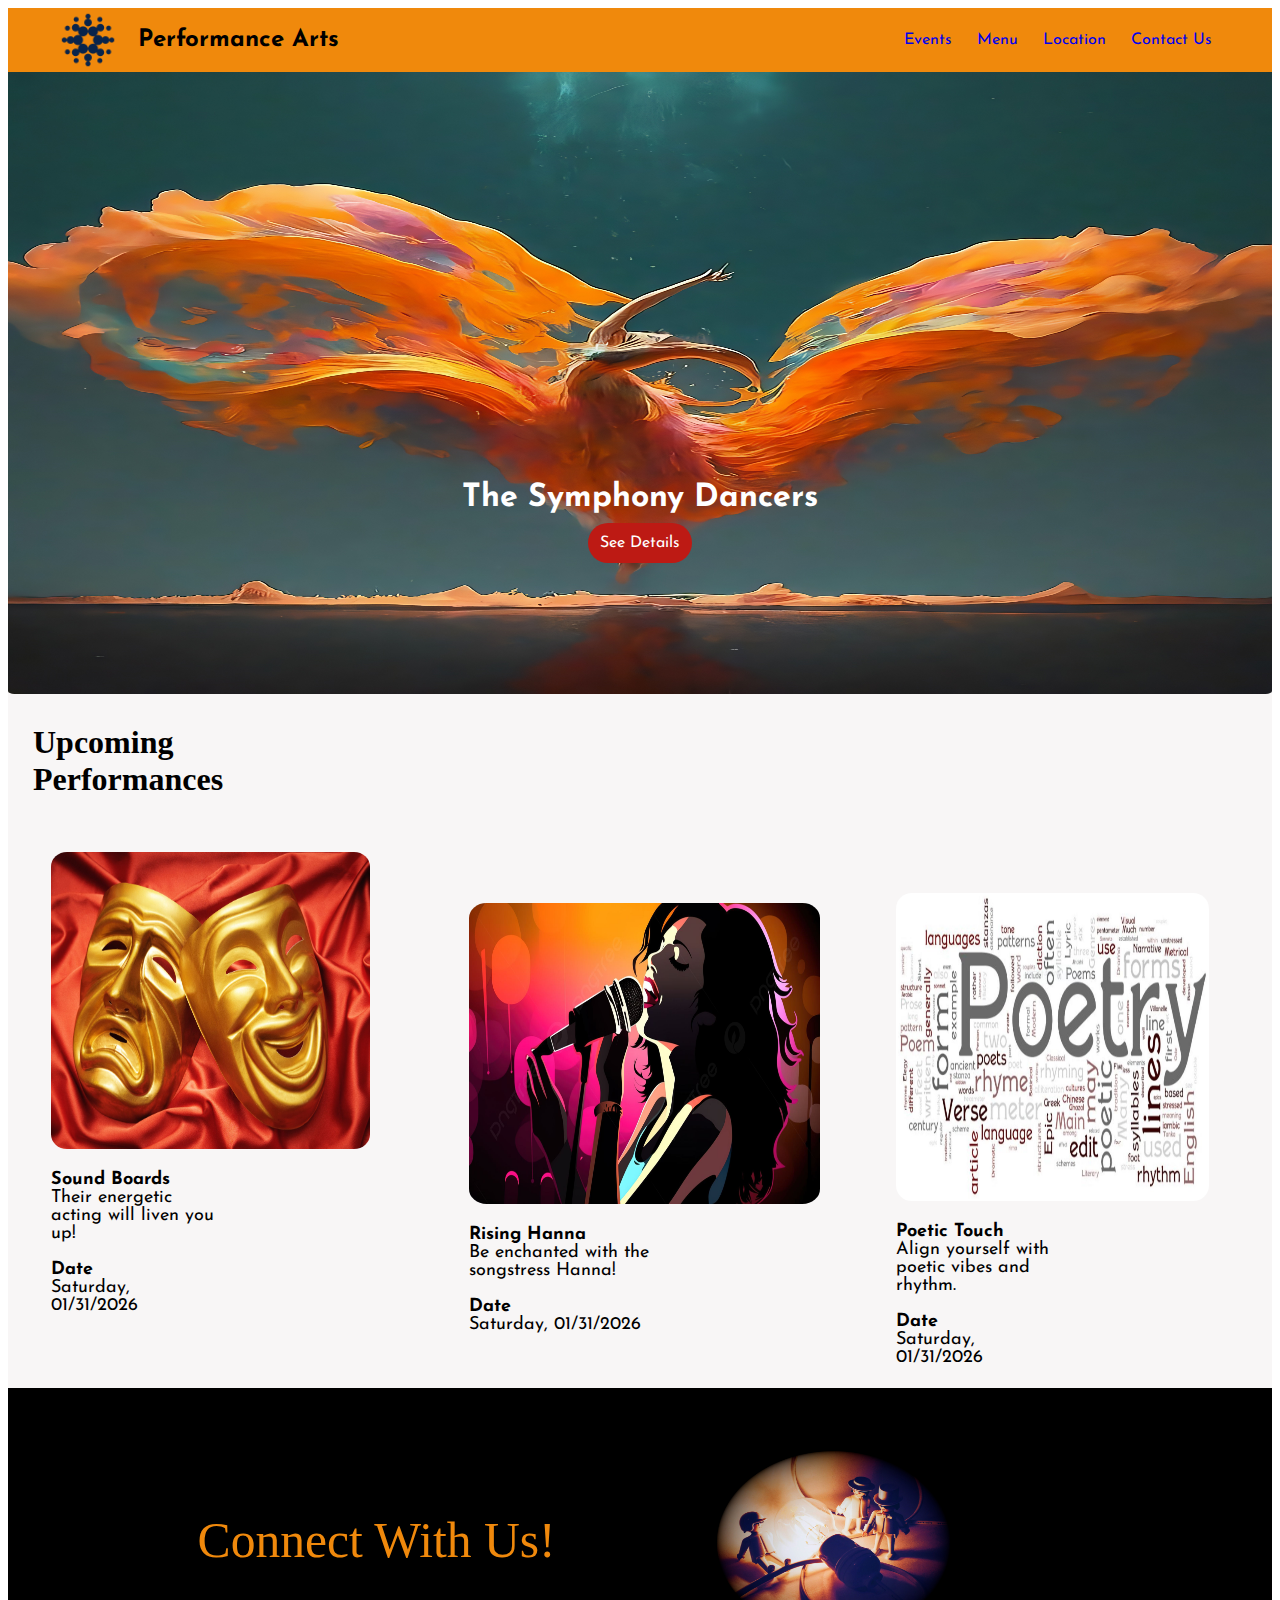
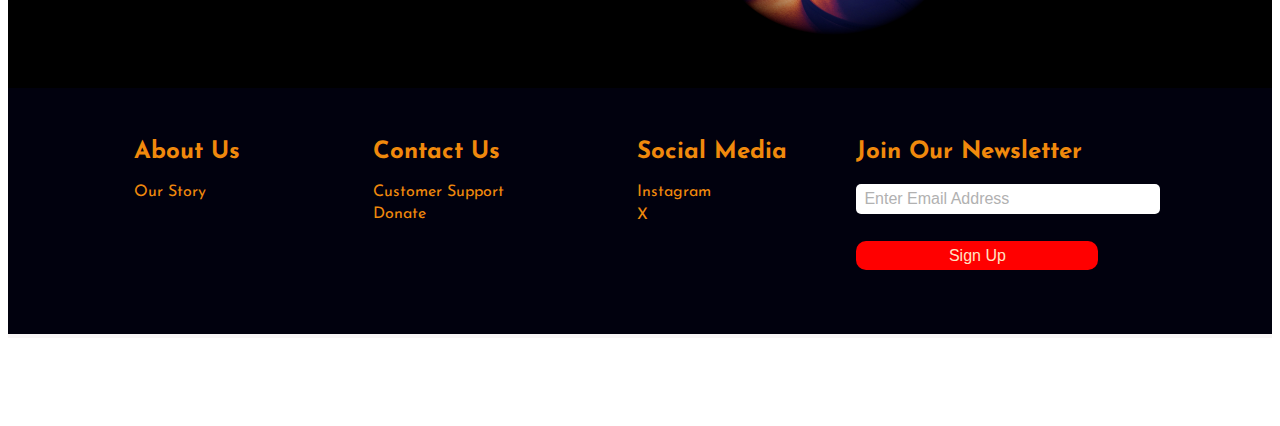
<file: index.html>
<!DOCTYPE html>
<html lang="en">

<head>
  <meta charset="UTF-8">
  <meta name="viewport" content="width=device-width, initial-scale=1.0">
  <title>Performance Arts</title>
  <link rel="stylesheet" href="style.css">
</head>

<body>

  <div class="container">
    <div class="header">
      <!-- <img src="images/logo.png" class="logo"> <h2>Performand Arts</h2> -->

      <nav>
        <img src="images/logo.png" class="logo">
        <h2>Performance Arts</h2>
        <ul class="nav-links">
          <li><a href="events.html">Events</a></li>
          <li><a href="menu.html">Menu</a></li>
          <li><a href="location.html">Location</a></li>
          <li><a href="#connect">Contact Us</a></li>
        </ul>
      </nav>
      <div class="form-class">
        <img src="images/form.jpg" class="form">
      </div>
      <div class="form-button">
        <h1>The Symphony Dancers</h1>
        <a href="events.html" class="deet-button">See Details</a>
      </div>
    </div>

    <div class="upcoming1">
      <h1>Upcoming Performances</h1>
      <img src="images/masks.JPG" class="mask_image">
      <p class="upcoming-p"><strong> Sound Boards</strong><br>Their energetic acting will liven you up!
        <br><br><strong>Date</strong><br>Saturday, 01/31/2026
      </p>

    </div>
    <div class="upcoming2">
      <img src="images/singing.JPG" class="singing_image">
      <p class="upcoming-p"><strong>Rising Hanna</strong><br>Be enchanted with the songstress Hanna!
        <br><br><strong>Date</strong><br>Saturday, 01/31/2026
      </p>
    </div>
    <div class="upcoming3">
      <img src="images/poetry.JPG" class="poetry_image">
      <p class="upcoming-p"><strong>Poetic Touch</strong><br>Align yourself with poetic vibes and rhythm.
        <br><br><strong>Date</strong><br>Saturday, 01/31/2026
      </p>
    </div>


    <div class="footer">
      <div class="connect">
        <img src="images/connect-image.jpg" class="connect-img" id="connect">
        <p>Connect With Us!</p>

      </div>
      <div class="footer-links">
        <div class="footer-1">
          <h2>About Us</h2>
          <a href="#">Our Story</a>
        </div>
        <div class="footer-2">
          <h2>Contact Us</h2>
          <a href="#">Customer Support</a>
          <a href="#">Donate</a>
        </div>
        <div class="footer-3">
          <h2>Social Media</h2>
          <a href="#">Instagram</a>
          <a href="#">X</a>
        </div>
        <div class="news-letter-form">
          <h2>Join Our Newsletter</h2>
          <input type="email" placeholder="Enter Email Address" class="news-letter-email">
          <input type="submit" value="Sign Up" class="sign-up-btn">

        </div>

      </div>
    </div>
  </div>

</body>

</html>
</file>
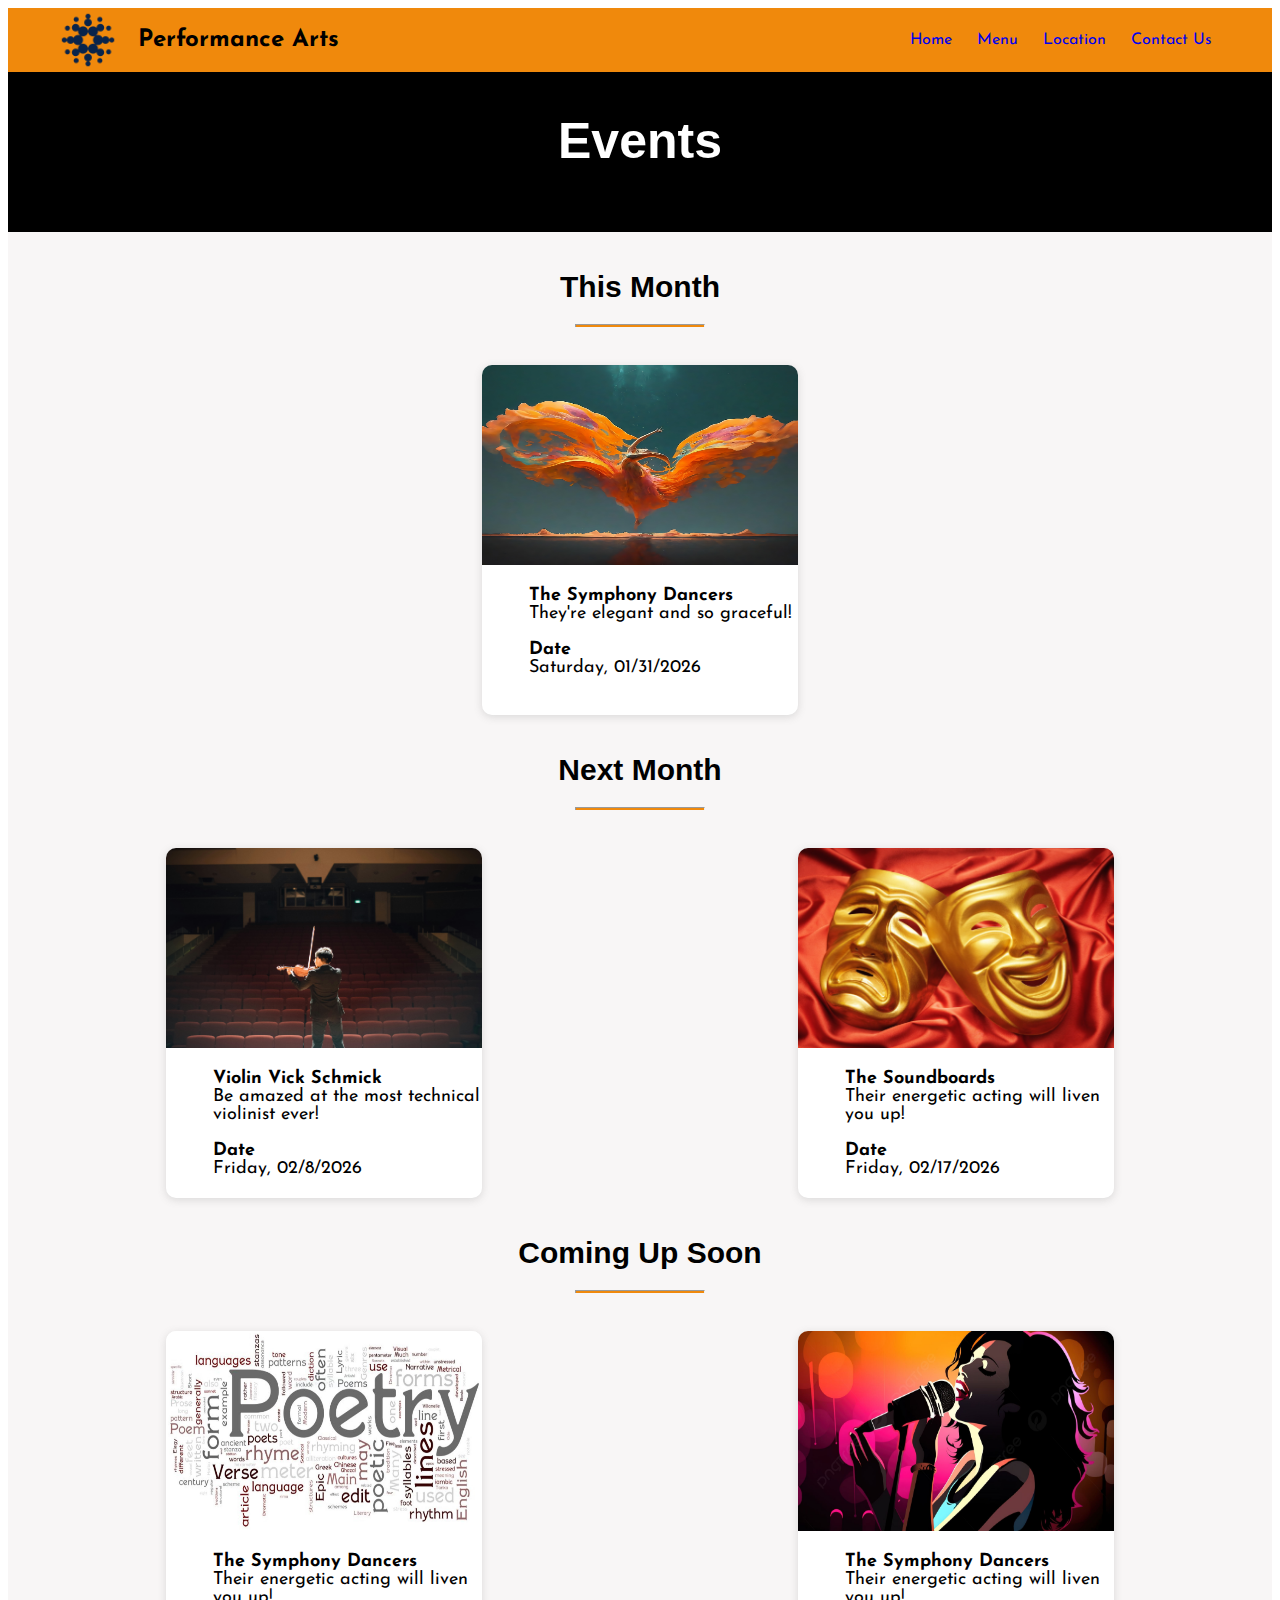
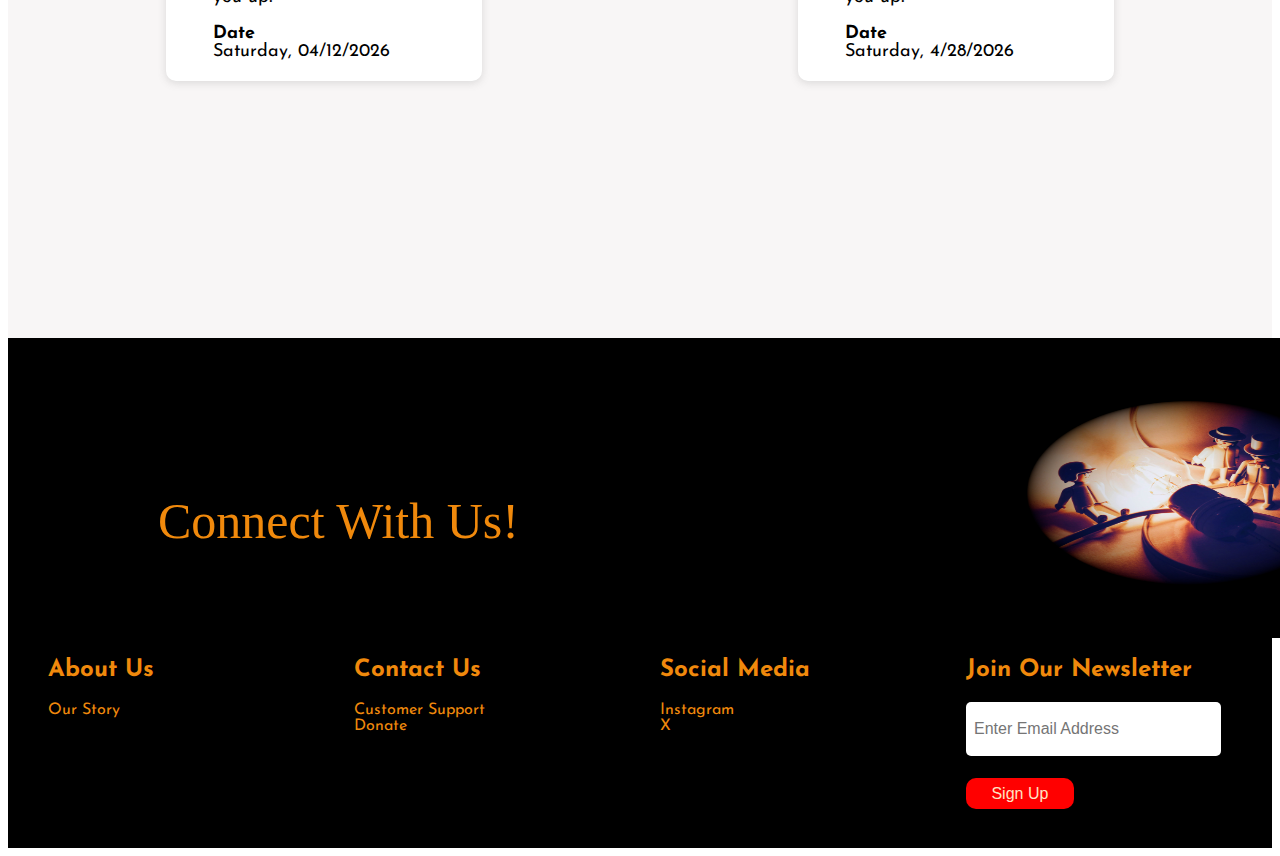
<file: events.html>
<!DOCTYPE html>
<html lang="en">
<head>
    <meta charset="UTF-8">
    <meta name="viewport" content="width=device-width, initial-scale=1.0">
    <title>Performance Events</title>
  <link rel="stylesheet" href="style.css">
</head>
<body>
    <div class="container">
        <div class="header">
            <nav>
                <img src="images/logo.png" class="logo"> <h2>Performance Arts</h2>
                <ul class="nav-links">
                    <li><a href="index.html">Home</a></li>
                    <li><a href="menu.html">Menu</a></li>
                    <li><a href="location.html">Location</a></li>
                    <li><a href="#event-footer-connect">Contact Us</a></li>
                </ul>
            </nav>
              <div class="event-block">
                <h1>Events</h1>
              </div>
              <div class="event-month">
                <h1>This Month</h1>
                <hr width="10%" size="1">
              </div>
              <div class="event-calendar">
                    
                    <div class="event-img-box">
                        <img src="images/form.jpg" class="form_image">
                        <p class="upcoming-p"><strong> The Symphony Dancers</strong><br>They're elegant and so graceful!
                          <br><br><strong>Date</strong><br>Saturday, 01/31/2026</p>
                    </div>
                </div>
                <div class="event-month">
                    <h1>Next Month</h1>
                    <hr width="10%" size="1">
                  </div>
                <div class="event-calendar">
                    
                    <div class="event-img-box">
                        <img src="images/violin.jpg" class="form_image">
                        <p class="upcoming-p"><strong>Violin Vick Schmick</strong><br>Be amazed at the most technical violinist ever!
                          <br><br><strong>Date</strong><br>Friday, 02/8/2026</p>
                    </div>
                    <div class="event-img-box">
                        <img src="images/masks.JPG" class="form_image">
                        <p class="upcoming-p"><strong>The Soundboards</strong><br>Their energetic acting will liven you up!
                          <br><br><strong>Date</strong><br>Friday, 02/17/2026</p>
                    </div>
                </div>
                <div class="event-month">
                    <h1>Coming Up Soon</h1>
                    <hr width="10%" size="1">
                </div>
                <div class="event-calendar">
                    
                    <div class="event-img-box">
                        <img src="images/poetry.JPG" class="form_image">
                        <p class="upcoming-p"><strong> The Symphony Dancers</strong><br>Their energetic acting will liven you up!
                          <br><br><strong>Date</strong><br>Saturday, 04/12/2026</p>
                    </div>
                    <div class="event-img-box">
                        <img src="images/singing.JPG" class="form_image">
                        <p class="upcoming-p"><strong> The Symphony Dancers</strong><br>Their energetic acting will liven you up!
                          <br><br><strong>Date</strong><br>Saturday, 4/28/2026</p>
                    </div>
                </div>

            </div>
        </div>
            <div class="event-footer-connect" id="event-footer-connect">
                <div class="event-connect">
                  <img src="images/connect-image.jpg" class="connect-img" id="connect">
                  <p>Connect With Us!</p>
                </div>
            </div>

            <div class="event-footer-links">
              <div class="event-link-1">
                <h2>About Us</h2>
                <a href="#">Our Story</a>
              </div>
              <div class="event-link-2">
                <h2>Contact Us</h2>
                <a href="#">Customer Support</a>
                <a href="#">Donate</a>
              </div>
              <div class="event-link-3">
                <h2>Social Media</h2>
                <a href="#">Instagram</a>
                <a href="#">X</a>
              </div>
              <div class="event-link-4">
                <h2>Join Our Newsletter</h2>
                <input type="email" placeholder="Enter Email Address" class="event-news-letter-email">
                <input type="submit" value="Sign Up" class="event-sign-up-btn">
              </div>
      
            </div>
        </div>
        
    </div>
    
</body>
</html>
</file>
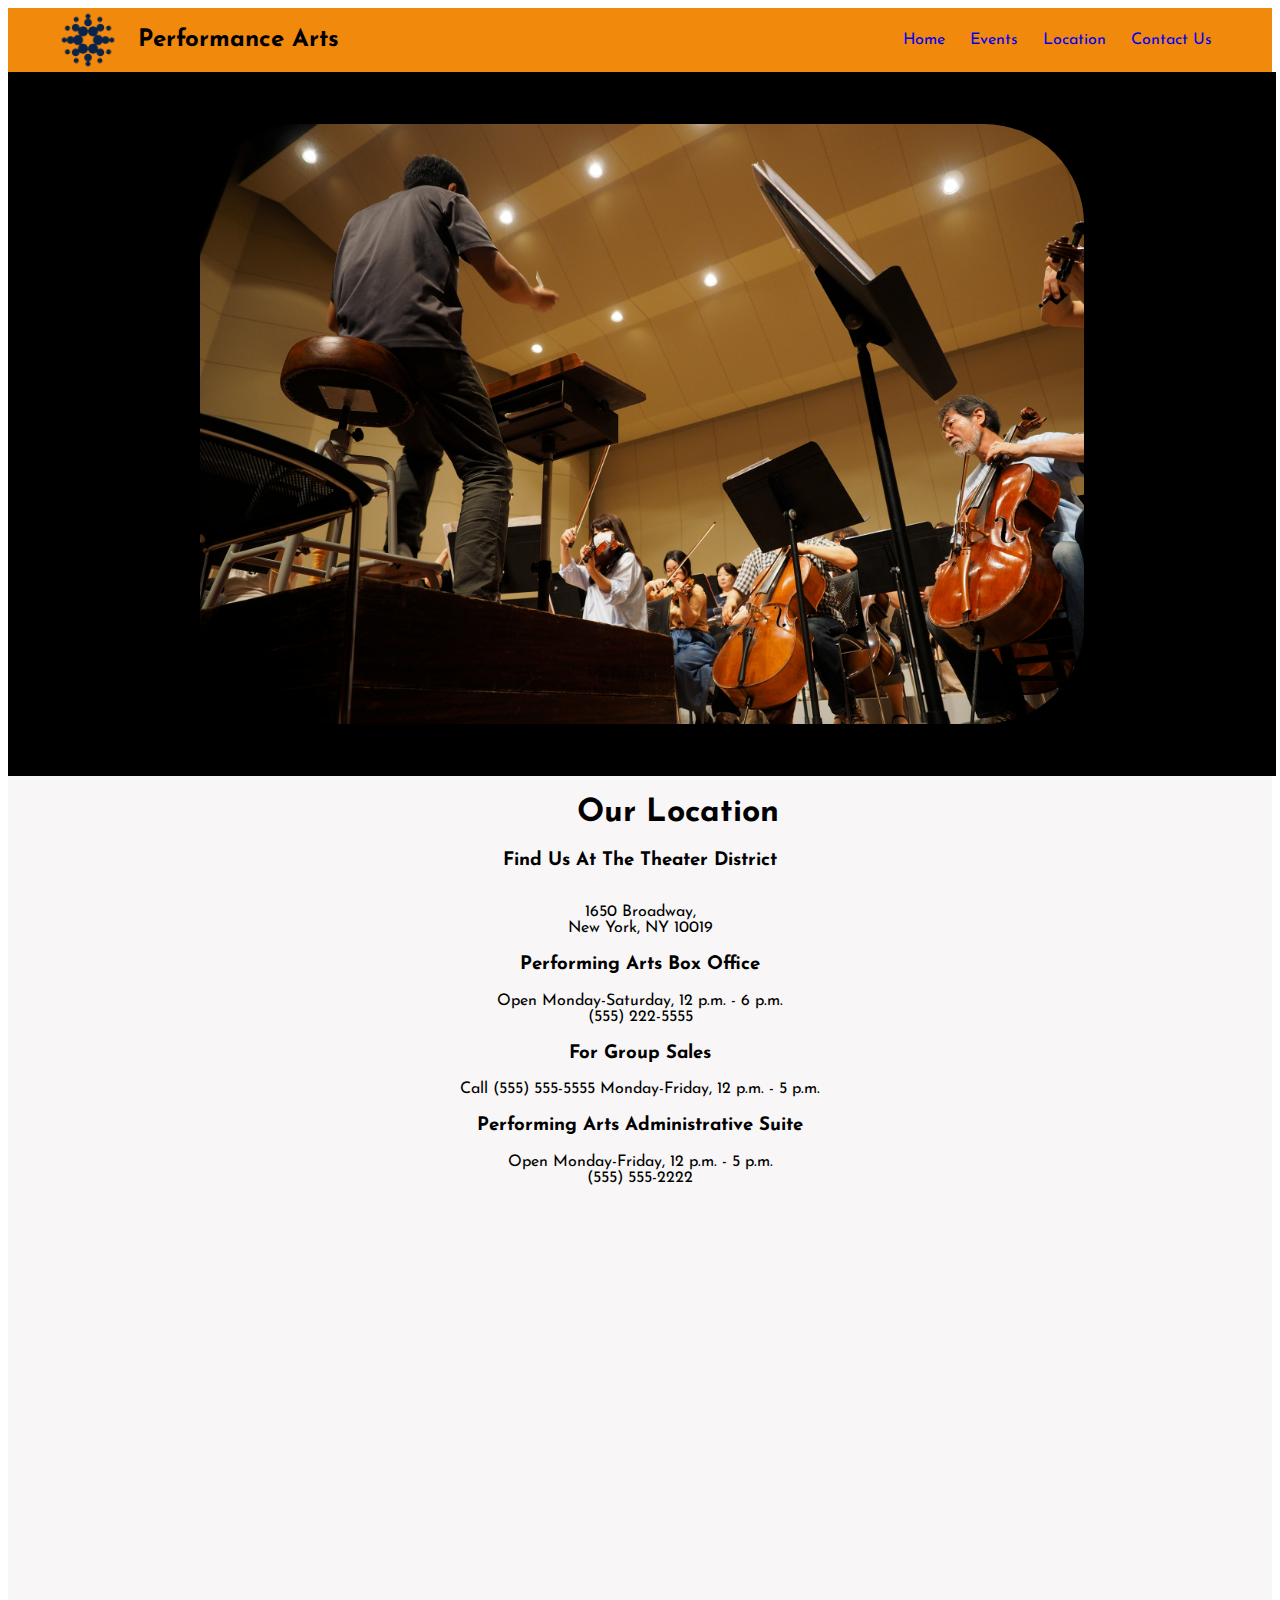
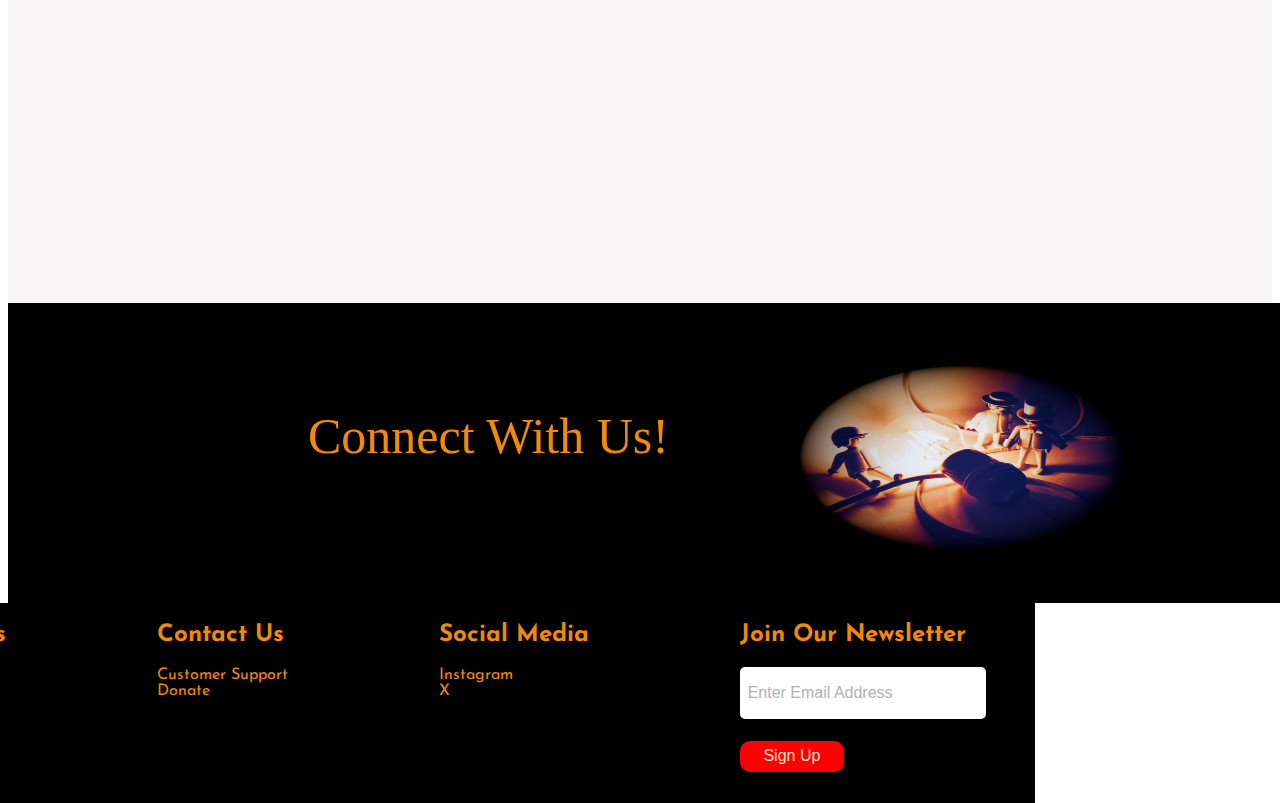
<file: location.html>
<!DOCTYPE html>
<html lang="en">
    <head>
        <meta charset="UTF-8">
        <meta name="viewport" content="width=device-width, initial-scale=1.0">
        <title>Location</title>
        <link rel="stylesheet" href="style.css">
    </head>
    <body>
        <div class="container">
            <div class="header">
                <nav>
                    <img src="images/logo.png" class="logo"> <h2>Performance Arts</h2>
                    <ul class="nav-links">
                        <li><a href="index.html">Home</a></li>
                        <li><a href="events.html">Events</a></li>
                        <li><a href="location.html">Location</a></li>
                        <li><a href="#connect">Contact Us</a></li>
                    </ul>
                </nav>
                <div class="orchestra-div">
                    <img src="images/orchestra.jpg" class="orchestra-img" alt="An orchestra image">
                </div>
                <div class="location-word-div">
                    <h1>Our Location</h1>
                </div>
                <div class="main-map-div"> 
                    <div class="map-desc">
                        <h3>Find Us At The Theater District</h3><br>
                        1650 Broadway,<br>
                        New York, NY 10019
                        <h3>Performing Arts Box Office</h3>

                        Open Monday-Saturday, 12 p.m. - 6 p.m.<br>
                        (555) 222-5555
                        <h3>For Group Sales</h3>
                        Call (555) 555-5555
                        Monday-Friday, 12 p.m. - 5 p.m.<br>
                        <h3>Performing Arts Administrative Suite</h3>

                        Open Monday-Friday, 12 p.m. - 5 p.m.<br>
                        (555) 555-2222
                    </div>
                    <div class="map-div"> 
                        
                        <iframe src="https://www.google.com/maps/embed?pb=!1m18!1m12!1m3!1d6044.022685288361!2d-73.98809751213483!3d40.76177525835712!2m3!1f0!2f0!3f0!3m2!1i1024!2i768!4f13.1!3m3!1m2!1s0x89c25856265dceff%3A0xa87641fa09aa522a!2sTheater%20District!5e0!3m2!1sen!2sus!4v1737700185437!5m2!1sen!2sus" width="600" height="450" style="border:0;" allowfullscreen="" loading="lazy" referrerpolicy="no-referrer-when-downgrade">
                        </iframe>
                    </div> 
                </div>
                
                
            </div>
            <div class="loc-footer-connect" id="event-footer-connect">
                <div class="loc-connect">
                  <img src="images/connect-image.jpg" class="connect-img" id="connect">
                  <p>Connect With Us!</p>
                </div>
            </div>
    
            <div class="loc-footer-links">
                  <div class="loc-link-1">
                    <h2>About Us</h2>
                    <a href="#">Our Story</a>
                  </div>
                  <div class="loc-link-2">
                    <h2>Contact Us</h2>
                    <a href="#">Customer Support</a>
                    <a href="#">Donate</a>
                  </div>
                  <div class="loc-link-3">
                    <h2>Social Media</h2>
                    <a href="#">Instagram</a>
                    <a href="#">X</a>
                  </div>
                  <div class="loc-link-4">
                    <h2>Join Our Newsletter</h2>
                    <input type="email" placeholder="Enter Email Address" class="loc-news-letter-email">
                    <input type="submit" value="Sign Up" class="loc-sign-up-btn">
                  </div>
          
                </div>
            </div>
        </div> 

        
    </body>
</html>
</file>
<file: style.css>
@import url('https://fonts.googleapis.com/css2?family=Josefin+Sans:ital,wght@0,100..700;1,100..700&display=swap');
@import url('https://fonts.googleapis.com/css2?family=Josefin+Sans:ital,wght@0,100..700;1,100..700&family=Permanent+Marker&display=swap');

.container{
    display: grid;
    grid-template-columns: 1fr 1fr 1fr;
    grid-template-rows: 670px 700px 550px;
    background-color: #f8f6f6;
    width: 100%;
    /* border: 2px solid black; */
    gap: 5px;
    /*margin-bottom: auto;This is used to center things.*/
}

.header{
    grid-column-start: 1;
    grid-column-end: 4; /*This should end before the last column. Same with rows*/
    grid-row-start: 1;
    grid-row-end: 2; 
    /* background-color: aqua; */
}   
nav{
    font-family: 'Josefin Sans';
    display: flex;
    align-items: center;
    justify-content: space-between;
    background-color: rgb(240, 137, 12);
  }
  .nav-links{
    display: inline-block;
    align-items: right;
    list-style: none;
    padding-right: 50px;
  }
  nav ul li a{
    text-decoration: none;
  }
  nav ul li{
    display: inline-block;
    list-style: none;
    margin: -5px 10px 
  }
  nav ul{
    flex: 1;
    text-align: right;
  }

  nav h2{
    padding-left: 20px;
  }
  .header h2{
    width: 25%;
    height: 25%;
  }
.header img{
    height: 25px;
    width: 25px;
}
.header .logo{
    width: 60px;
    height: 60px;
    display: flex;
    align-items: left;
    padding-left: 50px;
}
.form-button{
    font-family: 'Josefin Sans';
    text-align: center;
}
.form-button h1{
    color: #fff;
}
.deet-button,
.deet-button:visited{
    color: #fff;
    padding: 10px;
    background: rgb(189, 26, 20);
    border-radius: 20px;
    border: 2px solid transparent;
    box-sizing:content-box;
    transition: all .3s;
}
.deet-button:hover,
.deet-button:active{
  color: rgb(245, 241, 241);
  background: transparent;
  border: 2px solid red;
  box-shadow: 0px 0px 10px rgba(255,255,0,0.45);
}
.deet-button{
  text-decoration: none;
  width: 100px;
  height: 20px;
  text-align:center;
  font-size:medium;
}
.form-class{
    height: 58%;
    width: 100%;
}
.form-class .form{
    height: 160%;
    width: 100%;
    border-bottom-left-radius: 0.5%;
    border-bottom-right-radius: 0.5%;
}
.upcoming-p{
  font-family: 'Josefin Sans';
  font-size: large;
  margin-left: 15%;
}
.upcoming1 h1{
  margin-left: 25px;
  margin-bottom: 25%;
}
.upcoming1{
  height:50%;
  width: 51%;
}
.upcoming1 p{
  margin-left: 20%;
}
.mask_image{
  margin-left: 20%;
  height: 85%;
  width: 150%;
  border-radius: 5%;
  padding-bottom: 0%;
  transition:0.3s;
}
.mask_image:hover{
  height: 92%;
  width: 160%;
}
.upcoming2{
  height:100%;
  width: 60%;
}

.singing_image{
  margin-top: 200px;
  margin-left: 15%;
  height: 43%;
  width: 140%;
  border-radius: 5%;
  transition:0.3s;
}
.singing_image:hover{
  height: 48%;
  width: 145%;
}
.upcoming3{
  height:55%;
  width: 50%;
}
.upcoming3 p{
  margin-left: 20%;
}
.poetry_image{
  margin-top: 200px;
  margin-left: 20%;
  height: 80%;
  width: 150%;
  border-radius: 5%;
  transition:0.3s;
}
.poetry_image:hover{
  height: 90%;
  width: 160%;
}
.upcoming1 h1{
  font-family: 'Permanent Marker';
}

.connect{
  background-color: black;
  height: 300px;
  width: 100%;
  margin-top: -7%;
}

.connect p{
  font-family: 'Permanent Marker';
  color:rgb(240, 137, 12);
  font-size: 310%;
  margin-top: -180px;
  margin-left: 15%;
  transition: 0.3s;
}
.connect p:hover{
  font-size: 330%;
  color:bisque;
  
}
.connect-img{
  height: 100%;
  width: 20%;
  margin-left: 55%;
}

.footer-links{
  background-color: rgb(1, 1, 14);
  height: 150px;
  width: 100%;
  font-family: 'Josefin Sans';
  display: flex;
  justify-content: space-between;
  flex-wrap: wrap; 
  transition: 0.3s ease-out;
  padding: 2rem 0 4rem 0;
}
.footer .footer-1{
  color: rgb(240, 137, 12);
  margin-left: 10%;
  display: flex;
  flex-direction:column;
}
.footer .footer-1 a{
  color:rgb(240, 137, 12);
  text-decoration: none;

}
.footer .footer-2{
  color: rgb(240, 137, 12);
  margin-left: 5%;
  display: flex;
  flex-direction: column;
}
.footer .footer-3{
  color: rgb(240, 137, 12);
  margin-left: 5%;
  display: flex;
  flex-direction: column;
}
.footer-links a{
  color: rgb(240, 137, 12);
  padding-bottom: 5%;
  text-decoration: none;
}
.footer-links a:hover{
  color: bisque;
  transition: 0.3s;
}
.footer .news-letter-form{
  color: rgb(240, 137, 12);
  align-self: left;
  margin-right: 15%;
  display: flex;
  flex-direction: column;
}
.news-letter-form .sign-up-btn{
  color:bisque;
  background-color: red;
  font-size: medium;
  border: none;
  outline: none;
  width: 100%;
  height: 30px;
  margin-top: 5%;
  border-radius: 10px;
  border: 2px solid transparent;
  box-sizing:content-box;
  transition: all .3s;
}
.news-letter-form .sign-up-btn:hover,
.news-letter-form .sign-up-btn:active{
  color: rgb(245, 241, 241);
  background: transparent;
  border: 2px solid red;
  box-shadow: 0px 0px 10px rgba(255,255,0,0.45);
}
.news-letter-form .news-letter-email{
  width: 130%;
  height: 25%;
  border-radius: 5px;
  outline: none;
  border: none;
  padding-left: 0.5rem;
  font-size: 1rem;
  margin-bottom: 1rem;
}
.news-letter-form .news-letter-email::placeholder{
  color: #b1b1b1;
}

.upcoming1{
    grid-column: 1 / 2;/*This is used as grid column start / end.*/
    grid-row: 2 / 3;
    margin-top: 20px;
}

.upcoming2{
    grid-column: 2 / 3;
    grid-row: 2 / 3;
    margin-top: 20px;

}

.upcoming3{
    grid-column: 3 / 4;
    grid-row: 2 / 3;
    margin-top: 10px;
}

.footer{
    grid-column: 1 / 4;
    grid-row: 3 / 4;
    margin-top: 7%;

    height: 100%;
    width: 100%;

  }


@media screen and (max-width: 1150px) {
  .mask_image{
    height: 200px;
    width: 280px;
    border-radius: 5%;
    transition:0.3s;
  }
  .mask_image:hover{
    height: 220px;
    width: 290px;
  }
  .singing_image{
    margin-top: 77%;
    height: 200px;
    width: 280px;
    border-radius: 5%;
    transition:0.3s;
  }
  .singing_image:hover{
    height: 220px;
    width: 290px;
  }
  .poetry_image{
    margin-top: 90%;
    height: 200px;
    width: 280px;
    border-radius: 5%;
    transition:0.3s;
  }
  .poetry_image:hover{
    height: 220px;
    width: 290px;
  }
}

@media screen and (max-width: 570px){
    .container{
        display:block;
        gap: 5px;
        width: auto; /*This is used to center things.*/
        height: auto;
    }
    .header{
      height: 430px;
      width: auto;
  
    }
    .upcoming1{
      margin-top: 130px;
      height:50%;
      width: 51%;
    }
    nav{
      height: 100px;
    }
    .mask_image{
      height: 250px;
      width: 350px;
      border-radius: 5%;
      /* padding-bottom: 80px; */
      transition:0.3s;
    }
    .singing_image{
      margin-top: 20%;
      height: 250px;
      width: 350px;
      border-radius: 5%;
      transition:0.3s;
    }
    .poetry_image{
      margin-top: 18%;
      height: 250px;
      width: 330px;
      border-radius: 5%;
      transition:0.3s;
    }
    .connect{
      background-color: black;
      height: 50%;
      width: 100%;
      margin-top: 50px;
      margin-right: 25px;
      transition: 0.3s;
    }
    .connect-img{
      height: 100%;
      width: 40%;
      margin-left: 150px;
    }
    .footer-links{
      margin-top: -70px;
      display: flex;
      height: 110%;
      width: 100%;
      justify-content: center;

    }
    .footer .connect p{
        margin-top: -10px;
        margin-left: 50px;
    }
    .footer .footer-1{
      margin-left: 26px;
    }
    
    .footer .news-letter-form h2{
      margin-left: 26px;
    }
    .footer .news-letter-form .news-letter-email{
      width: 220px;
      height: 40px;
      border-radius: 5px;
      outline: none;
      border: none;
      padding-left: 0.5rem;
      font-size: 1rem;
      margin-bottom: 1rem;
      margin-left: 26px;
    }
    .footer .news-letter-form .sign-up-btn{
      margin-left: 26px;
      width: 120px;
    }

}

/* EVENTS PAGE */

.header .event-month hr{
  background-color: rgb(240, 137, 12);
  padding: 1px;
}
.event-calendar{
  display: inline-flex;
  width: 100%;
  justify-content:space-around;
}

.event-block{
  margin-top: none;
  height: 160px;
  width: 100%;
  background-color: black;
  text-align: center;
}
.event-block h1{
  font-family: Helvetica, Arial, sans-serif;
  font-size: 50px;
  color: #fff;
  margin-top: 0px;
  padding-top:40px;

}
.event-month{
  text-align: center;
  font-family: Helvetica, Arial, sans-serif;
  margin-top: 3%;
  margin-bottom: 3%;
}
.event-month h1{
  font-size: 30px;
}
.event-img-box{
  height: 350px;
  width: 25%;
  /* border: 5px solid #555; */
  background-color: #fff;
  border-radius: 10px;
  transition: 0.3s;
  box-shadow: rgba(99, 99, 99, 0.2) 0px 2px 8px 0px;
}
.event-calendar .form_image{
  height: 200px;
  width: 100%;
  align-items: center;
  border-top-right-radius: 10px;
  border-top-left-radius: 10px;
  
}
.event-img-box:hover{
  height: 370px;
  width: 26%;
}
.event-footer-connect{
  background-color: rgb(0, 0, 0);
  height: 300px;
  width: 100%;
  font-family: 'Josefin Sans';
  align-items:center;
  transition: 0.3s;

}
.event-footer-connect:hover div p{
  color: rgb(255, 228, 196);
}
.event-footer-connect .event-connect .connect-img{
  height: 300px;
  width: 350px;
  align-self: right;
  margin-left: 1000px;
}
.event-footer-connect .event-connect p{
  color:rgb(240, 137, 12);
  font-size: 50px;
  margin-top: -150px;
  margin-left: 150px;
  font-family: 'Permanent Marker';
  }

.event-footer-links{
  background-color: black;
  height: 210px;
  width: 100%;
  margin-top: 0px;
  display: inline-flex;
  justify-content: space-around;
  font-family: 'Josefin Sans';
  
}
.event-footer-links .event-link-1{
  width: 30%;
  padding-left: 40px;
}
.event-footer-links .event-link-2{
  width: 30%;
}
.event-footer-links .event-link-3{
  width: 30%;
}
.event-footer-links .event-link-4{
  width: 30%;
}
.event-footer-links .event-link-1 h2{
  color: rgb(240, 137, 12);
}
.event-footer-links .event-link-1 a{
  color: rgb(240, 137, 12);
  transition: 0.3s;
  display: flex;
  flex-direction: column;
  text-decoration: none;
}
.event-footer-links .event-link-1 a:hover{
  color: rgb(245, 227, 204);
}
.event-footer-links .event-link-2 h2{
  color: rgb(240, 137, 12);
}
.event-footer-links .event-link-2 a{
  color: rgb(240, 137, 12);
  transition: 0.3s;
  display: flex;
  flex-direction: column;
  text-decoration: none;
}
.event-footer-links .event-link-2 a:hover{
  color: rgb(245, 227, 204);
}
.event-footer-links .event-link-3 h2{
  color: rgb(240, 137, 12);
}
.event-footer-links .event-link-3 a{
  color: rgb(240, 137, 12);
  transition: 0.3s;
  display: flex;
  flex-direction: column;
  text-decoration: none;
}
.event-footer-links .event-link-3 a:hover{
  color: rgb(245, 227, 204);
}
.event-footer-links .event-link-4 h2{
  color: rgb(240, 137, 12);
}

.event-link-4 .event-sign-up-btn{
  color:bisque;
  background-color: red;
  font-size: medium;
  border: none;
  outline: none;
  width: 30%;
  height: 25px;
  margin-top: 2%;
  border-radius: 10px;
  border: 2px solid transparent;
  box-sizing:content-box;
  transition: all .3s;
}
.event-link-4 .event-sign-up-btn:hover,
.event-link-4 .event-sign-up-btn:active{
  color: rgb(245, 241, 241);
  background: transparent;
  border: 2px solid red;
  box-shadow: 0px 0px 10px rgba(255,255,0,0.45);
}
.event-link-4 .event-news-letter-email{
  width: 80%;
  height: 25%;
  border-radius: 5px;
  outline: none;
  border: none;
  padding-left: 0.5rem;
  font-size: 1rem;
  margin-bottom: 1rem;
}
.news-letter-form .event-news-letter-email::placeholder{
  color: #b1b1b1;
}
/*MOBILE EVENTS PAGE*/
@media screen and (max-width: 1128px){
  
  .event-footer-connect{
    width: -100px;
  }
  .event-footer-connect .event-connect .connect-img {
    margin-left: 550px;
  }
  .event-footer-connect .event-connect p{
    margin-left: 70px;
    margin-top: -190px;
  }
  .event-img-box{
    width: 30%;
  }
}
@media screen and (max-width: 530px){
  .header{
    width: 650px;
    width: 100%;
  }
  nav{
    display: flexbox;
  }
  .event-footer-connect{
    width: 100%;
    /* display: flex;
    margin-top: 1400px; */
    /* border: 2px solid black; */
  }
  .event-footer-connect .event-connect{
    height:200px;
    width: 177%;
    margin-top: 1350px;
  }
  /* .event-footer-connect .event-connect .connect-img{
    width: 50%;
    margin-left: 450px;
  } */
  .event-footer-links{
  width: 176%;
  }
  .header .orchestra-div{
    height: 300px;
  }
  .orchestra-div .orchestra-img{
    height: 240px;
  }
}
/* MENU PAGE */

.food-drink-menu{
  height: auto;
  font-family: 'Josefin Sans';
}
.food-drink-menu .food-menu-1{
  background-color: white;
  border-top-right-radius: 10px;
  border-bottom-right-radius: 10px;
  width:35%;
  height: 200px;
  display: flex;
  justify-content: space-around;
  box-shadow: rgba(99, 99, 99, 0.2) 0px 2px 8px 0px;
  /* border: 2px solid black; */
}

.food-drink-menu .food-menu-1 .food-drink-desc{
  height: 90px;
}


.food-drink-menu .food-menu-1 .salad{
  border-radius: 10px;
  /* padding-left: 90px; */
  height: 200px;
  width: 250px;
  
}

.food-drink-menu .food-menu-2{
  background-color: white;
  border-top-right-radius: 10px;
  border-bottom-right-radius: 10px;
  margin-top: 50px;
  width:42%;
  height: 200px;
  display: flex;
  justify-content: space-around;
  box-shadow: rgba(99, 99, 99, 0.2) 0px 2px 8px 0px;
  /* border: 2px solid black; */
}

.food-drink-menu .food-menu-2 .grilled{
  border-radius: 10px;
  height: 200px;
  width: 250px;
}

.food-drink-menu .food-menu-3{
  background-color: white;
  border-top-right-radius: 10px;
  border-bottom-right-radius: 10px;
  margin-top: 50px;
  width:43%;
  height: 200px;
  display: flex;
  justify-content: space-around;
  box-shadow: rgba(99, 99, 99, 0.2) 0px 2px 8px 0px;
  /* border: 2px solid black; */
}

.food-drink-menu .food-menu-3 .empanadas{
  border-radius: 10px;
  height: 200px;
  width: 250px;
}
.food-drink-menu .food-menu-3 .food-drink-desc{
  height: 90px;
}
.food-drink-menu .food-menu-4{
  background-color: white;
  border-top-right-radius: 10px;
  border-bottom-right-radius: 10px;
  margin-top: 50px;
  width:35%;
  height: 200px;
  display: flex;
  justify-content: space-around;
  box-shadow: rgba(99, 99, 99, 0.2) 0px 2px 8px 0px;
  /* border: 2px solid black; */
}

.food-drink-menu .food-menu-4 .wine{
  border-radius: 10px;
  height: 200px;
  width: 250px;
}
.food-drink-menu .food-menu-4 .food-drink-desc{
  height: 90px;
  padding-right: 15px;
}


  /*Connect and footer*/
.menu-footer-connect{
  background-color: black;
  margin-top: 820px;
  height: 300px;
  width: 301%;
  border: 2px solid black;
  color: rgb(240, 137, 12);
  transition: 0.3s;
}
.menu-footer-connect:hover{
    color: bisque;
}
.menu-footer-connect .connect-img{
  height:300px;
  width: 350px;
}
.menu-footer-connect p{
  font-size: 50px;
  font-family: 'Permanent Marker';
  margin-top: -200px;
  margin-left: 300px;
}
.menu-footer-links{
  font-family: 'Josefin Sans';
  color: rgb(240,137,12);
  background-color: black;
  display: flex;
  justify-content: space-between;
  margin-top: 1120px;
  margin-right: 400px;
  margin-left: -630px;
  height: 200px;
  width: 301%;
  border: 2px solid black;
}
.menu-footer-links .event-link-1{
  margin-left: 50px;
  flex-direction: column;
}
.menu-footer-links .event-link-2{
  display: flex;
  flex-direction: column;
}
.menu-footer-links .event-link-3{
  display: flex;
  flex-direction: column;
}
.menu-footer-links .event-link-1 a{
  color: rgb(240,137,12);
  transition: 0.3s;
  text-decoration: none;
}
.menu-footer-links .event-link-1 a:hover{
  color: bisque;
}
.menu-footer-links .event-link-2 a{
  color: rgb(240,137,12);
  transition: 0.3s;
  text-decoration: none;
}
.menu-footer-links .event-link-2 a:hover{
  color: bisque;
}
.menu-footer-links .event-link-3 a{
  color: rgb(240,137,12);
  transition: 0.3s;
  text-decoration: none;
}
.menu-footer-links .event-link-3 a:hover{
  color: bisque;
}

/* LOCATION PAGE */

.header .orchestra-div{
  background-color: black;
  font-family: 'Josefin Sans';
  display: flex;
  align-items: center;
  height: 700px;
  width: 100%;
  justify-content: center;
  border: 2px solid black;
}
.orchestra-div .orchestra-img{
  border-radius: 100px;
  height: 600px;
  width: 70%;
}

.location-word-div h1{
  font-family: 'Josefin Sans';
  margin-left: 45%;
  justify-content: center;
}
.main-map-div{
  font-family: 'Josefin Sans';
  width: 100%;
  height: 650px;
}
.main-map-div .map-div{
  margin-top: 50px;
  justify-content: center;
  display: flex;
}
.main-map-div .map-desc{
  text-align: center;
  display: block;
}
.loc-footer-connect{
  background-color: black;
  margin-top: 1220px;
  height: 300px;
  width: 301%;
  color: rgb(240, 137, 12);
  transition: 0.3s;
}
.loc-footer-connect:hover{
    color: bisque;
}
.loc-footer-connect .connect-img{
  height:300px;
  width: 350px;
}
.loc-footer-connect p{
  font-size: 50px;
  font-family: 'Permanent Marker';
  margin-top: -200px;
  margin-left: 300px;
}
.loc-footer-links{
  font-family: 'Josefin Sans';
  color: rgb(240,137,12);
  background-color: black;
  display: flex;
  justify-content: space-between;
  margin-top: 1520px;
  margin-right: 400px;
  margin-left: -630px;
  height: 200px;
  width: 301%;
}
.loc-footer-links .loc-link-1{
  margin-left: 50px;
  flex-direction: column;
}
.loc-footer-links .loc-link-2{
  display: flex;
  flex-direction: column;
}
.loc-footer-links .loc-link-3{
  display: flex;
  flex-direction: column;
}
.loc-footer-links .loc-link-1 a{
  color: rgb(240,137,12);
  transition: 0.3s;
  text-decoration: none;
}
.loc-footer-links .loc-link-1 a:hover{
  color: bisque;
}
.loc-footer-links .loc-link-2 a{
  color: rgb(240,137,12);
  transition: 0.3s;
  text-decoration: none;
}
.loc-footer-links .loc-link-2 a:hover{
  color: bisque;
}
.loc-footer-links .loc-link-3 a{
  color: rgb(240,137,12);
  transition: 0.3s;
  text-decoration: none;
}
.loc-footer-links .loc-link-3 a:hover{
  color: bisque;
}
/* .loc-footer-links .loc-link-4 h2{
  color: rgb(240, 137, 12);
} */

.loc-link-4 .loc-sign-up-btn{
  color:bisque;
  background-color: red;
  font-size: medium;
  border: none;
  outline: none;
  width: 30%;
  height: 25px;
  margin-top: 2%;
  border-radius: 10px;
  border: 2px solid transparent;
  box-sizing:content-box;
  transition: all .3s;
}
.loc-link-4 .loc-sign-up-btn:hover,
.loc-link-4 .loc-sign-up-btn:active{
  color: rgb(245, 241, 241);
  background: transparent;
  border: 2px solid red;
  box-shadow: 0px 0px 10px rgba(255,255,0,0.45);
}
.loc-link-4 .loc-news-letter-email{
  width: 80%;
  height: 25%;
  border-radius: 5px;
  outline: none;
  border: none;
  padding-left: 0.5rem;
  font-size: 1rem;
  margin-bottom: 1rem;
}
.loc-link-4 .loc-news-letter-email::placeholder{
  color: #b1b1b1;
}
</file>
